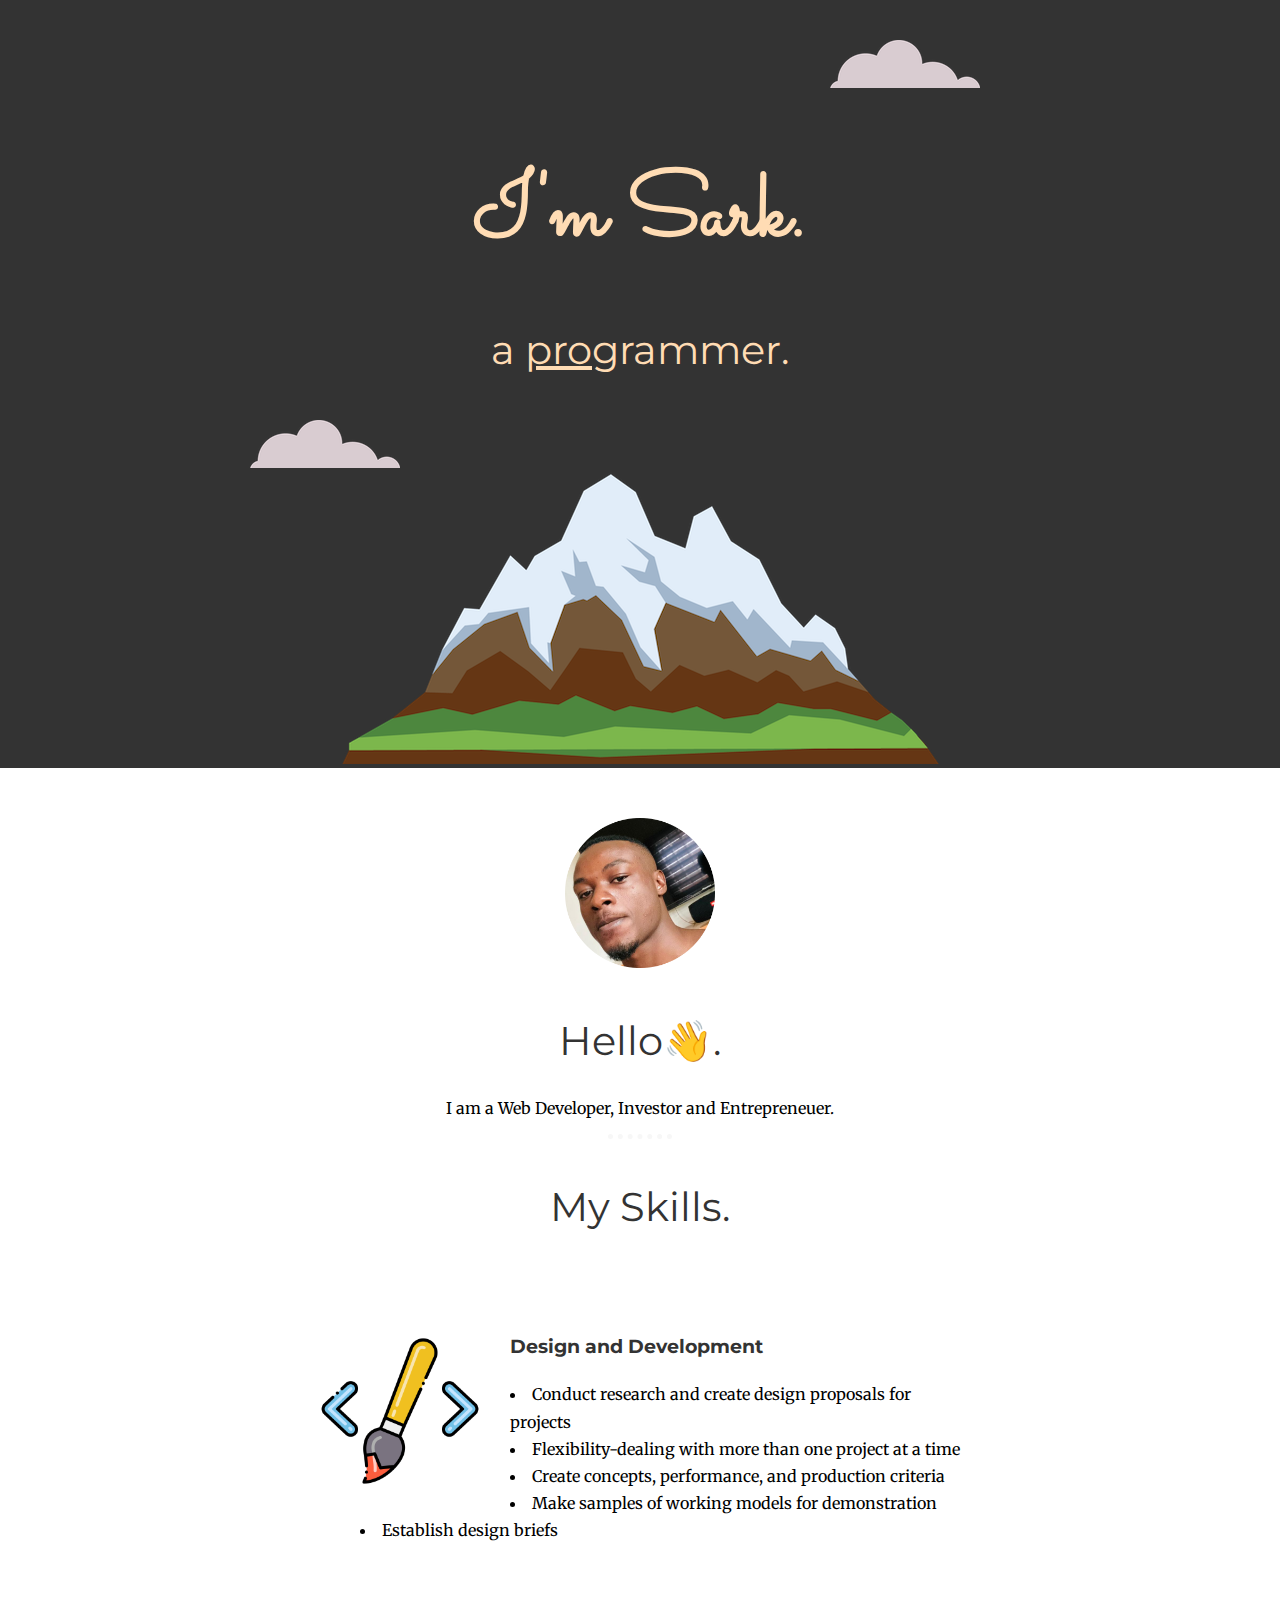
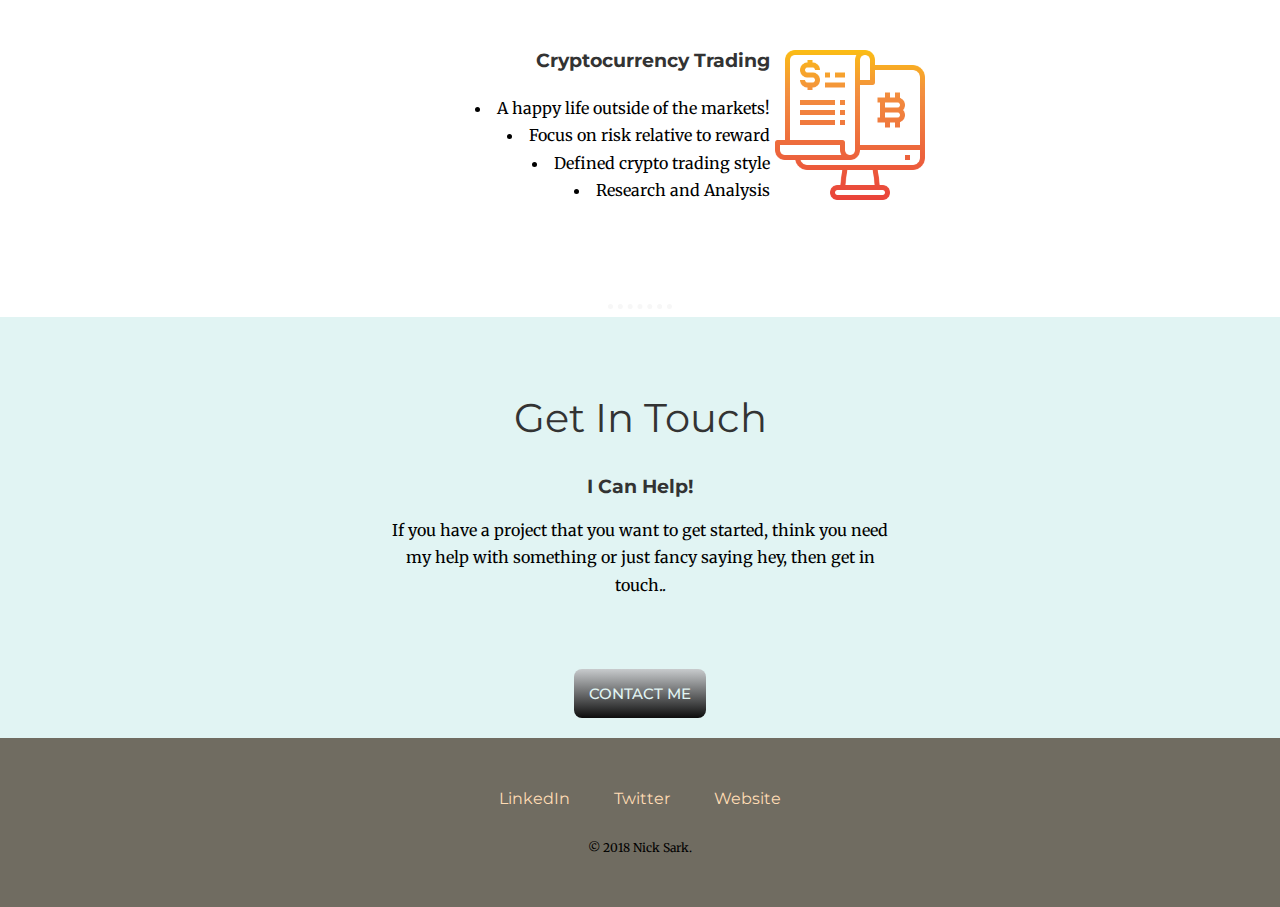
<file: index.html>
<!DOCTYPE html>
<html lang="en" dir="ltr">

<head>
  <meta charset="utf-8">
    <meta name="viewport" content="width=device-width, initial-scale=1.0" />
  <title>Nick Sark</title>
  <link rel="stylesheet" href="css/styles.css">
  <link href="https://fonts.googleapis.com/css2?family=Merriweather&family=Montserrat&family=Sacramento&display=swap" rel="stylesheet">
  <link rel="icon" href="favicon.ico">
</head>

<body>
  <div class="top-container">
    <img class="top-cloud" src="css/images/cloud.png" alt="cloud-image">
    <h1>I'm Sark.</h1>
    <h2 class="top-paragraph" style="color: #ffdcb4;">a <span>pro</span>grammer.</h2>
    <img class="bottom-cloud" src="css/images/cloud.png" alt="cloud-image">
    <img class="mountain" src="css/images/mountain.png" alt="mountain-image">
  </div>
  <div class="middle-container">
    <div class="profile">
      <img class="profilepic" src="css/images/circle-cropped.png" alt="sark profile pic">
      <h2>Hello👋.</h2>
      <p>I am a Web Developer, Investor and Entrepreneuer.</p>
    </div>
    <hr>
    <div class="skills">
      <h2>My Skills.</h2>
      <div class="DD">
        <img class="DD-pic" src="css/images/web-design.png" alt="pc icon">
        <h3>Design and Development</h3>
        <ul class="DD-list">
          <li>Conduct research and create design proposals for projects</li>
          <li>Flexibility-dealing with more than one project at a time</li>
          <li>Create concepts, performance, and production criteria</li>
          <li>Make samples of working models for demonstration</li>

          <li>Establish design briefs </li>
        </ul>
      </div>
      <div class="CT">
        <img class="CT-pic" src="css/images/currency.png" alt="cryptotrading icon">
        <h3>Cryptocurrency Trading</h3>
        <ul class="CT-list">
          <li>A happy life outside of the markets!</li>
          <li>Focus on risk relative to reward</li>
          <li>Defined crypto trading style</li>
          <li>Research and Analysis</li>
        </ul>

      </div>
      <hr>
      <div class="contact-me">
        <h2>Get In Touch</h2>
        <h3>I Can Help!</h3>
        <p class="outro">If you have a project that you want to get started, think you need my help with something or just fancy saying hey, then get in touch..</p>
        <a class="btn" href="mailto:kosinick01@gmail.com">CONTACT ME</a>
      </div>
    </div>


    <div class="bottom-container">
      <a class="footer-link" href="https://www.linkedin.com/">LinkedIn</a>
      <a class="footer-link" href="https://twitter.com/">Twitter</a>
      <a class="footer-link" href="https://www.appbrewery.co/">Website</a>
      <p class="copyright">© 2018 Nick Sark.</p>
    </div>

</body>

</html>
</file>
<file: css/styles.css>
.top-container {
  background-color: #333333;
  color: #ffdcb4;
  margin: 0;
  padding-top: 100px;
  position: relative;
}

.middle-container {
  background-color: #ffffff;
}

.bottom-container {
  background-color: #706c61;
  margin: 0;
  padding: 50px 0 20px;
}

.top-cloud {
  position: absolute;
  right: 300px;
  top: 40px;
}

.bottom-cloud {
  position: absolute;
  left: 250px;
  bottom: 300px;
}

.profilepic {
  margin-top: 50px;
  width: 150px;
}

.CT {
  width: 50%;
  margin: 100px auto 100px auto;
  text-align: right;
  line-height: 1.7;
}

.DD {
  width: 50%;
  margin: 100px auto 100px auto;
  text-align: left;
  line-height: 1.7;
}

.DD-pic {
  width: 25%;
  float: left;
  margin-right: 30px;
}

.CT-pic {
  width: 25%;
  float: right;
  margin-right: 30px;
}

.top-paragraph {
 color: #ffdcb4;
}

.contact-me {
  background-color: #e1f4f3;
  margin-top: 0;
  padding-top: 33.2px;
  padding-bottom: 10px;
}

.outro {
  width: 40%;
  margin: 10px auto 60px;
  line-height: 1.7;
}

.btn {
  background: #C8CBCD;
  background-image: -o-linear-gradient(top, #C8CBCD, #0D0D0D);
  background-image: -webkit-gradient(to bottom, #C8CBCD, #0D0D0D);
  background-image: -webkit-linear-gradient(top, #C8CBCD, #0D0D0D);
  background-image: -moz-linear-gradient(top, #C8CBCD, #0D0D0D);
  background-image: -ms-linear-gradient(top, #C8CBCD, #0D0D0D);
  -webkit-border-radius: 8px;
  -moz-border-radius: 8px;
  border-radius: 8px;
  color: #e1f4f3;
  font-family: 'Montserrat', sans-serif;
  font-size: 15px;
  font-weight: 500;
  padding: 15px;
  text-decoration: none;
  display: inline-block;
  cursor: pointer;
  text-align: center;
}

.btn:hover {
  border: solid #000000 0;
  background: #CCCDCF;
  background-image: -o-linear-gradient(top, #CCCDCF, #65686B);
  background-image: -webkit-gradient(to bottom, #CCCDCF, #65686B);
  background-image: -webkit-linear-gradient(top, #CCCDCF, #65686B);
  background-image: -moz-linear-gradient(top, #CCCDCF, #65686B);
  background-image: -ms-linear-gradient(top, #CCCDCF, #65686B);
  -webkit-border-radius: 8px;
  -moz-border-radius: 8px;
  border-radius: 8px;
  text-decoration: none;
}
.copyright{
  color: black;
  font-size: 0.75rem;
  padding: 20px 0;
}

a {
  color: #ffdcb4;
  font-family: 'Montserrat', sans-serif;
  margin: 10px 20px;
  text-decoration: none;
}
a:hover{
  color: black;
}

body {
  margin: 0;
  text-align: center;
  font-family: 'Merriweather', serif;
  list-style-position: inside;
}

h1 {
  margin: 50px auto 0 auto;
  font-family: 'Sacramento', cursive;
  font-size: 5.625rem;
 
}

h2 {
  font-family: 'Montserrat', sans-serif;
  font-size: 2.5rem;
  font-weight: normal;
  color: #333333;
  padding-top: 10px;
  
}

h3 {
  font-family: 'Montserrat', sans-serif;
  color: #333333;
}

span {
  text-decoration: underline;
}

hr {
  border-style: none;
  border-top-style: dotted;
  border-width: 5px;
  border-color: #f7f7f7;
  width: 5%;
}
@media only screen and ( max-width:768px) {
  .mountain { width: 300px;}
  h1 {
  margin: 30px auto 0 auto;
  font-family: 'Sacramento', cursive;
  font-size: 2.625rem;
  line-height: .5;
}

  .top-paragraph {
  font-weight: normal;
  font-size: 1rem;
}

h2 {
  font-family: 'Montserrat', sans-serif;
  font-size: 2.0rem;
  color: #333333;
  padding-top: 10px;
}

  .top-cloud {
    width: 25%;
  position: absolute;
  right: 50px;
  top: 20px;
}
  
  .bottom-cloud {
    width: 25%;
  position: absolute;
  left: 30px;
  bottom: 170px;
}
  .DD {
    width: 80%;}
 
  .CT {
    width: 80%;}

  .outro {
  width: 80%;
  margin: 10px auto 60px;
    line-height: 1.5;}
}
@media only screen and ( width:1024px) {
  .top-cloud {
    width: 12.5%;
  position: absolute;
  right: 150px;
  top: 20px;
}
  
 .bottom-cloud {
    width: 12.5%;
  position: absolute;
  left: 150px;
  bottom: 350px;
}
  .DD {
    width: 100%;}
 
  .CT {
    width: 100%;}

  .outro {
  width: 100%;
  margin: 10px auto 60px;
    line-height: 1.5;}
h1 {
  margin: 30px auto 0 auto;
  font-family: 'Sacramento', cursive;
  font-size: 3rem;
  line-height: .5;
}
   .top-paragraph {
  font-weight: normal;
  font-size: 1.5rem;
}
  h2 {
  font-family: 'Montserrat', sans-serif;
  font-size: 2.0rem;
  color: #333333;
  padding-top: 10px;
}
</file>
